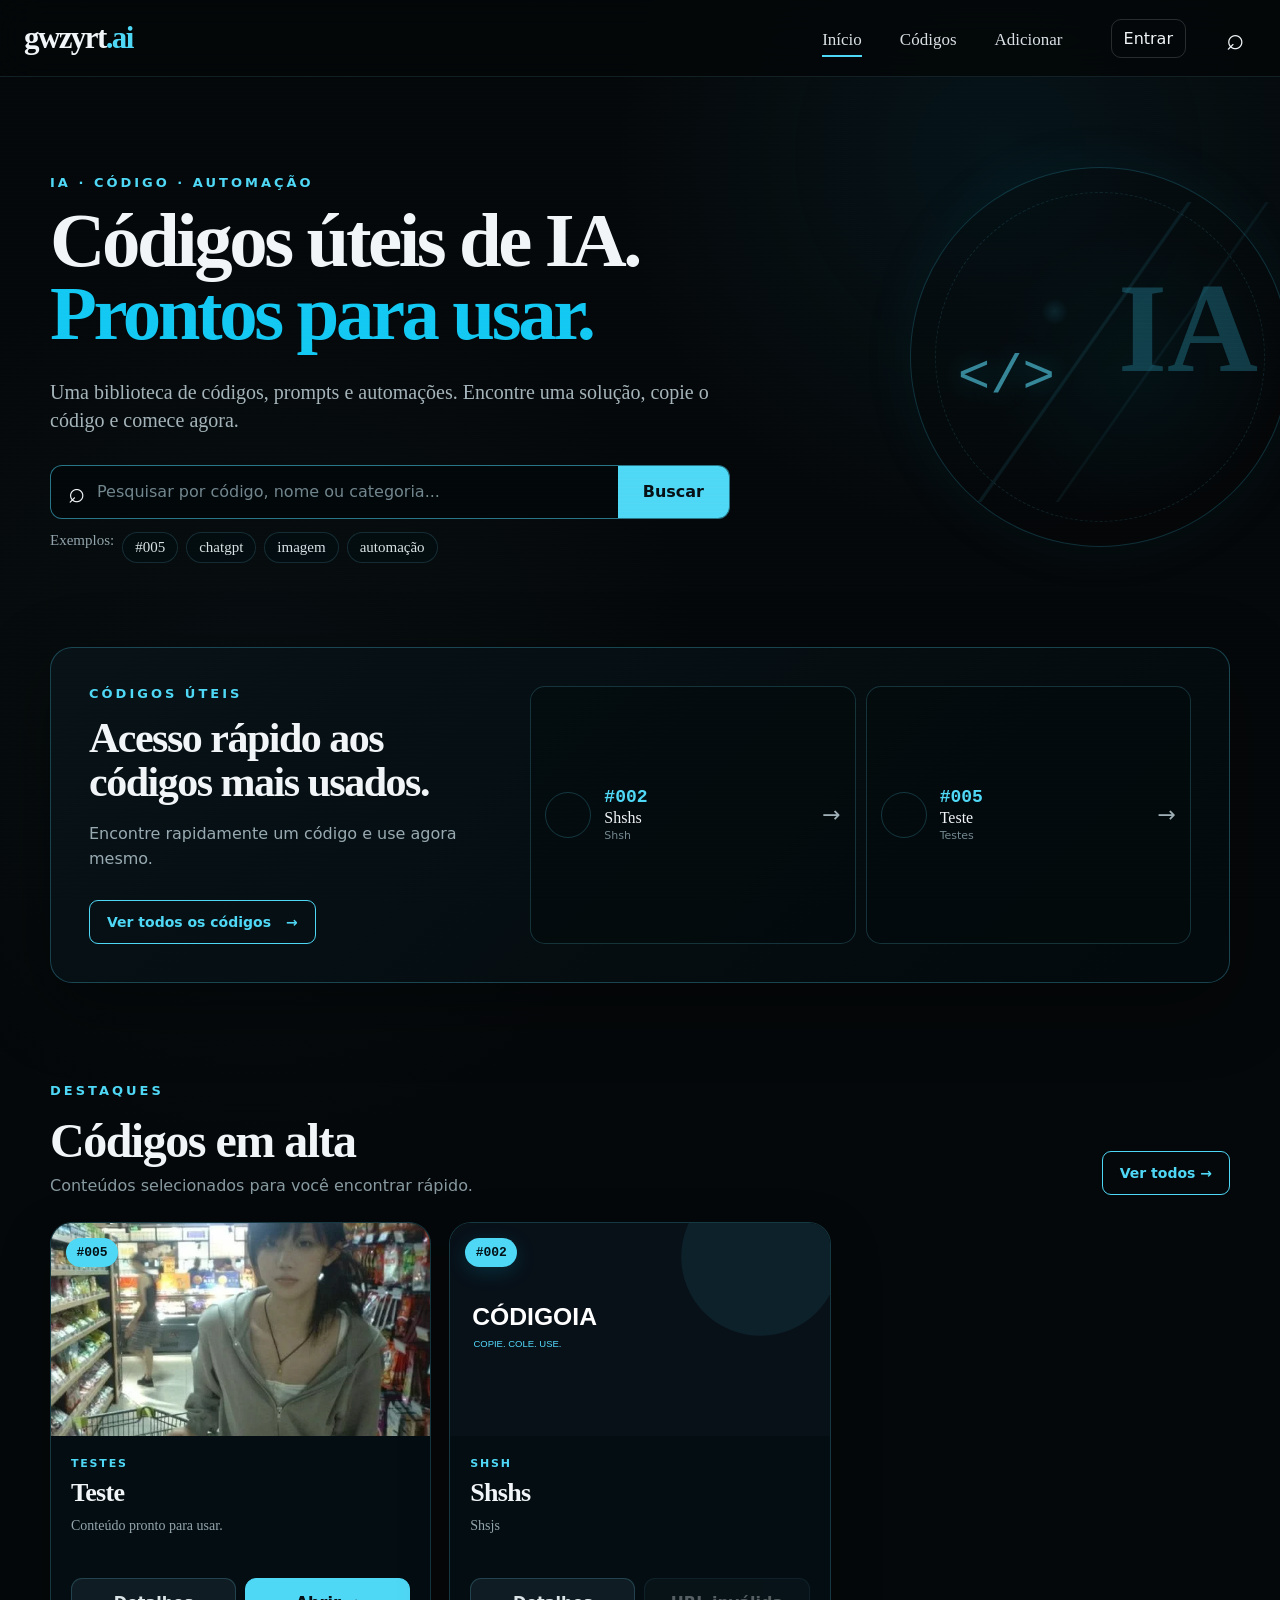
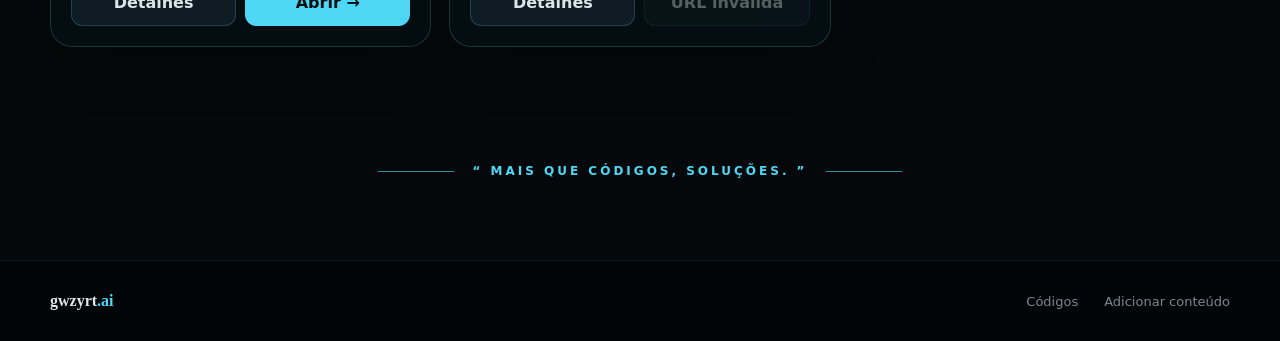
<file: index.html>
<!doctype html>
<html lang="pt-BR">
<head>
<meta charset="utf-8"><meta name="viewport" content="width=device-width, initial-scale=1"><meta name="theme-color" content="#05080a"><meta name="description" content="gwzyrt.ai — códigos, prompts e automações prontas para usar."><title>gwzyrt.ai — Códigos úteis de IA</title><link rel="stylesheet" href="style.css?v=20260930">
</head>
<body data-page="home">
<div class="site-noise"></div>
<header class="site-header"><div class="header-inner"><a class="brand" href="index.html">gwzyrt<span>.ai</span></a><button class="menu-toggle" id="menuToggle" type="button" aria-label="Abrir menu" aria-expanded="false" aria-controls="mainNav">☰</button><nav class="main-nav" id="mainNav"><a class="active" href="index.html">Início</a><a href="catalog.html">Códigos</a><a href="admin.html">Adicionar</a></nav><a class="header-search" href="catalog.html" aria-label="Pesquisar">⌕</a></div></header>
<main>
<section class="hero container"><div class="hero-copy"><p class="eyebrow">IA · CÓDIGO · AUTOMAÇÃO</p><h1>Códigos úteis de IA.<br><span>Prontos para usar.</span></h1><p class="hero-text">Uma biblioteca de códigos, prompts e automações. Encontre uma solução, copie o código e comece agora.</p><form class="search-box" id="homeSearch"><span class="search-icon">⌕</span><input id="homeSearchInput" type="search" placeholder="Pesquisar por código, nome ou categoria..." autocomplete="off"><button>Buscar</button></form><div class="search-examples"><span>Exemplos:</span><button type="button" data-search="#005">#005</button><button type="button" data-search="chatgpt">chatgpt</button><button type="button" data-search="imagem">imagem</button><button type="button" data-search="automação">automação</button></div></div><div class="hero-art" aria-hidden="true"><div class="hero-circle"></div><div class="hero-lines"></div><span class="hero-code">&lt;/&gt;</span><span class="hero-ia">IA</span></div></section>
<section class="quick-section container"><div class="quick-intro"><p class="eyebrow">CÓDIGOS ÚTEIS</p><h2>Acesso rápido aos<br>códigos mais usados.</h2><p>Encontre rapidamente um código e use agora mesmo.</p><a class="outline-btn" href="catalog.html">Ver todos os códigos <span>→</span></a></div><div class="quick-grid" id="quickCodes"><div class="loading-box">Carregando códigos...</div></div></section>
<section class="featured-section container"><div class="section-heading"><div><p class="eyebrow">DESTAQUES</p><h2>Códigos em alta</h2><p>Conteúdos selecionados para você encontrar rápido.</p></div><a class="section-link" href="catalog.html">Ver todos →</a></div><div class="card-grid featured-grid" id="featured"><div class="loading-box">Carregando...</div></div></section>
<section class="closing container"><span></span><p>“ MAIS QUE CÓDIGOS, SOLUÇÕES. ”</p><span></span></section>
</main><footer class="site-footer"><div class="container footer-inner"><span>gwzyrt<span>.ai</span></span><a href="catalog.html">Códigos</a><a href="admin.html">Adicionar conteúdo</a></div></footer><script src="app.js?v=20260930"></script>
</body></html>
</file>
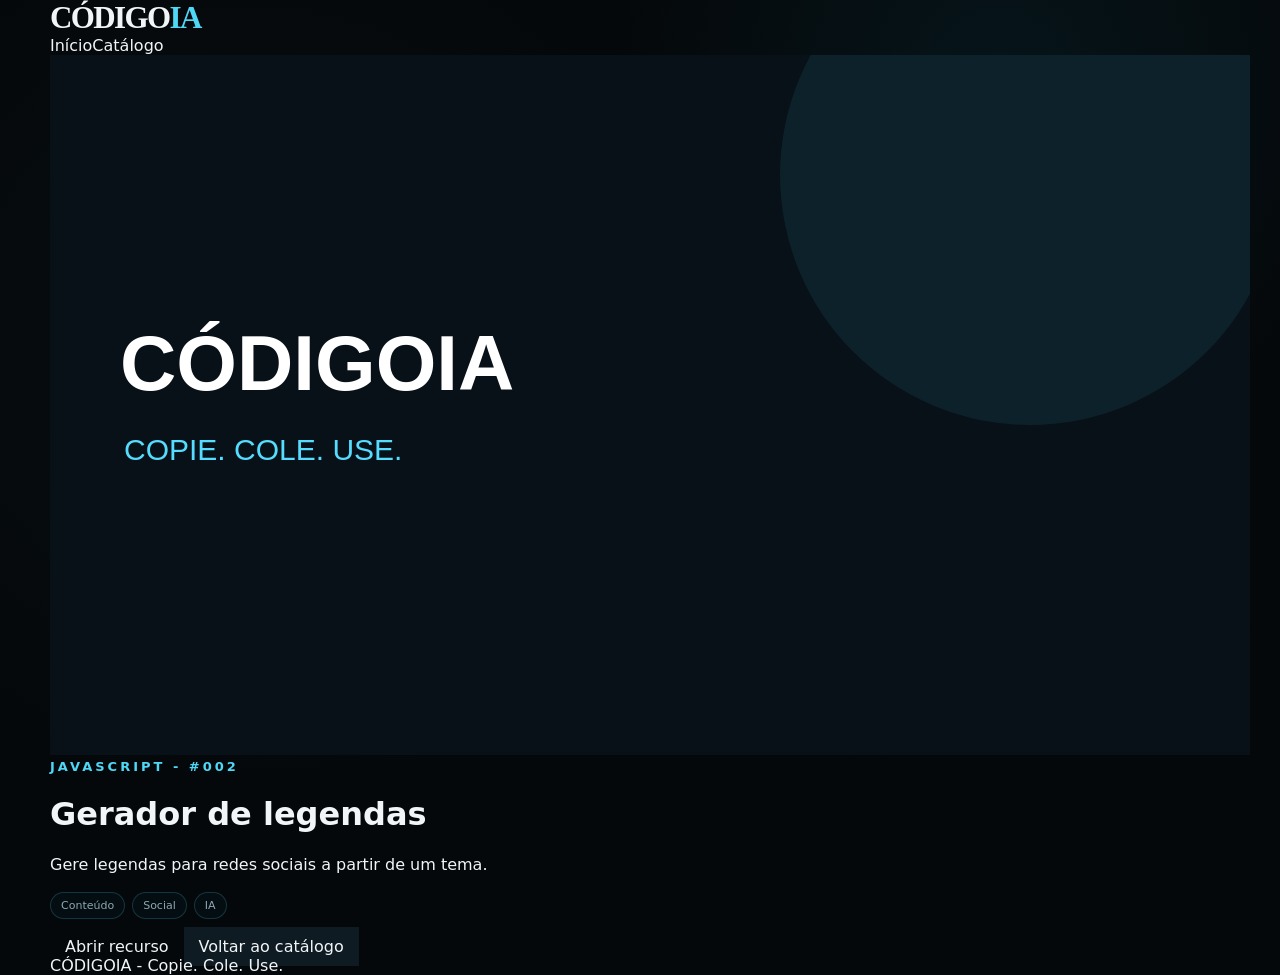
<file: codigo/gerador-de-legendas/index.html>
<!doctype html>
<html lang="pt-BR"><head>
<meta charset="utf-8"><meta name="viewport" content="width=device-width,initial-scale=1">
<title>Gerador de legendas - CodigoIA</title><meta name="description" content="Gere legendas para redes sociais a partir de um tema.">
<link rel="canonical" href="codigo/gerador-de-legendas/">
<meta property="og:type" content="article"><meta property="og:title" content="Gerador de legendas"><meta property="og:description" content="Gere legendas para redes sociais a partir de um tema."><meta property="og:image" content="../../assets/default.svg">
<meta name="twitter:card" content="summary_large_image">
<link rel="stylesheet" href="../../style.css"><link rel="manifest" href="../../site.webmanifest">
<script type="application/ld+json">{"@context": "https://schema.org", "@type": "SoftwareApplication", "name": "Gerador de legendas", "description": "Gere legendas para redes sociais a partir de um tema.", "url": ""}</script>
</head><body><header class="nav"><div class="container navin"><a class="brand" href="../../index.html">CÓDIGO<span>IA</span></a><nav class="links"><a href="../../index.html">Início</a><a href="../../catalog.html">Catálogo</a></nav></div></header>
<main class="detail container"><div class="detailgrid"><div><img class="cover" src="../../assets/default.svg" alt="Gerador de legendas"></div><div><div class="eyebrow">JavaScript - #002</div><h1>Gerador de legendas</h1><p>Gere legendas para redes sociais a partir de um tema.</p><div class="tags"><span class="tag">Conteúdo</span><span class="tag">Social</span><span class="tag">IA</span></div><div class="tools"><a class="btn" href="../../go/002/">Abrir recurso</a><a class="btn secondary" href="../../catalog.html">Voltar ao catálogo</a></div></div></div></main>
<footer><div class="container">CÓDIGOIA - Copie. Cole. Use.</div></footer></body></html>
</file>
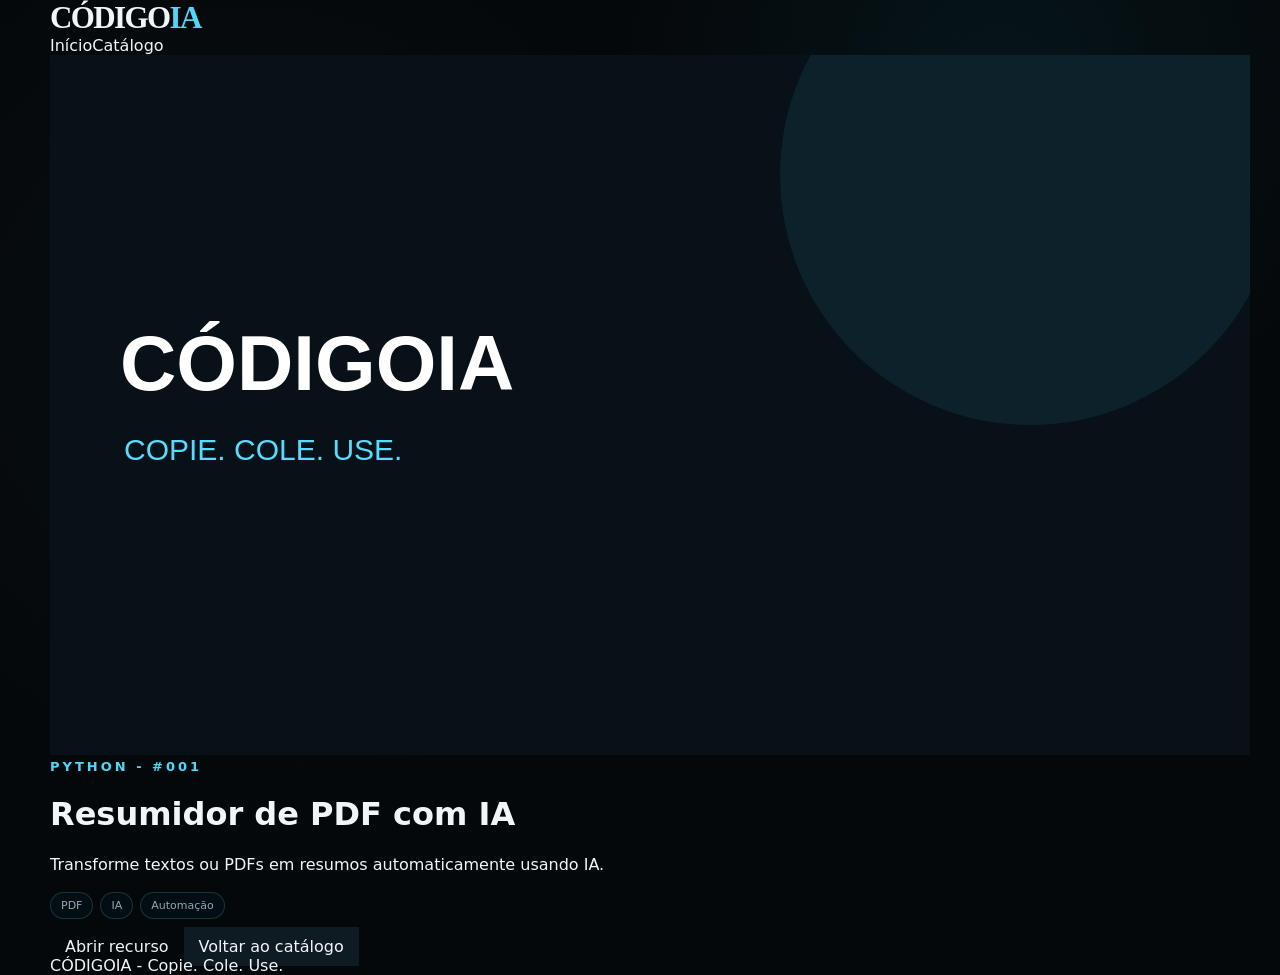
<file: codigo/resumidor-de-pdf-com-ia/index.html>
<!doctype html>
<html lang="pt-BR"><head>
<meta charset="utf-8"><meta name="viewport" content="width=device-width,initial-scale=1">
<title>Resumidor de PDF com IA - CodigoIA</title><meta name="description" content="Transforme textos ou PDFs em resumos automaticamente usando IA.">
<link rel="canonical" href="codigo/resumidor-de-pdf-com-ia/">
<meta property="og:type" content="article"><meta property="og:title" content="Resumidor de PDF com IA"><meta property="og:description" content="Transforme textos ou PDFs em resumos automaticamente usando IA."><meta property="og:image" content="../../assets/default.svg">
<meta name="twitter:card" content="summary_large_image">
<link rel="stylesheet" href="../../style.css"><link rel="manifest" href="../../site.webmanifest">
<script type="application/ld+json">{"@context": "https://schema.org", "@type": "SoftwareApplication", "name": "Resumidor de PDF com IA", "description": "Transforme textos ou PDFs em resumos automaticamente usando IA.", "url": ""}</script>
</head><body><header class="nav"><div class="container navin"><a class="brand" href="../../index.html">CÓDIGO<span>IA</span></a><nav class="links"><a href="../../index.html">Início</a><a href="../../catalog.html">Catálogo</a></nav></div></header>
<main class="detail container"><div class="detailgrid"><div><img class="cover" src="../../assets/default.svg" alt="Resumidor de PDF com IA"></div><div><div class="eyebrow">Python - #001</div><h1>Resumidor de PDF com IA</h1><p>Transforme textos ou PDFs em resumos automaticamente usando IA.</p><div class="tags"><span class="tag">PDF</span><span class="tag">IA</span><span class="tag">Automação</span></div><div class="tools"><a class="btn" href="../../go/001/">Abrir recurso</a><a class="btn secondary" href="../../catalog.html">Voltar ao catálogo</a></div></div></div></main>
<footer><div class="container">CÓDIGOIA - Copie. Cole. Use.</div></footer></body></html>
</file>
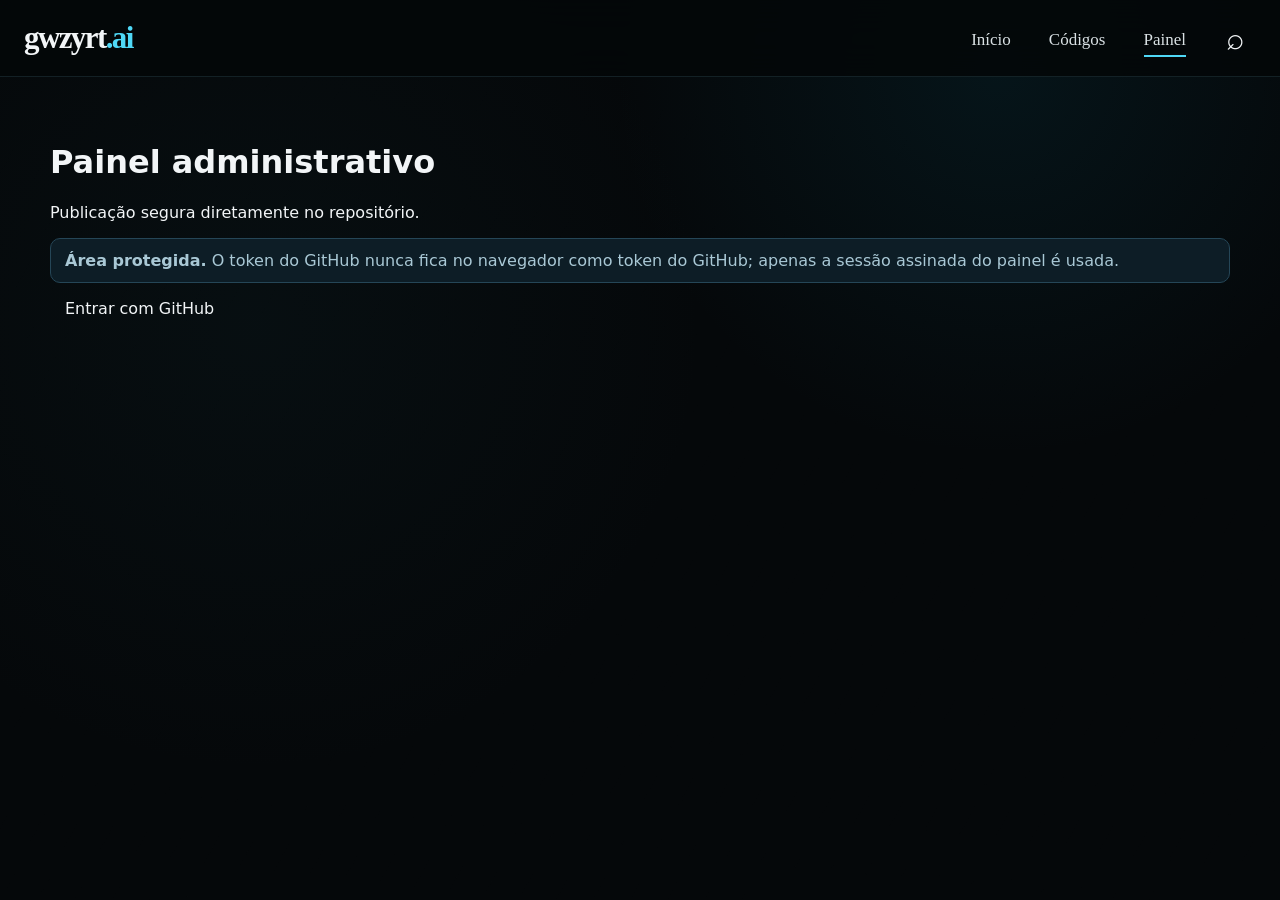
<file: admin.html>
<!doctype html>
<html lang="pt-BR">
<head>
<meta charset="utf-8">
<meta name="viewport" content="width=device-width,initial-scale=1">
<title>Painel — gwzyrt.ai</title>
<link rel="stylesheet" href="style.css">
</head>
<body>
<header class="site-header"><div class="header-inner"><a class="brand" href="index.html">gwzyrt<span>.ai</span></a><button class="menu-toggle" id="menuToggle" type="button" aria-label="Abrir menu" aria-expanded="false" aria-controls="mainNav">☰</button><nav class="main-nav" id="mainNav"><a href="index.html">Início</a><a href="catalog.html">Códigos</a><a class="active" href="admin.html">Painel</a></nav><a class="header-search" href="catalog.html">⌕</a></div></header>
<main class="admin container">
<div id="auth"><div class="sectionhead"><div><h1>Painel administrativo</h1><p>Publicação segura diretamente no repositório.</p></div></div><div class="notice"><strong>Área protegida.</strong> O token do GitHub nunca fica no navegador como token do GitHub; apenas a sessão assinada do painel é usada.</div><a class="btn" href="https://codigoia-api.maru62638.workers.dev/auth/login" id="login">Entrar com GitHub</a></div>
<div id="panel" hidden>
<div class="sectionhead admin-heading"><div><h1>Conteúdo</h1><p id="who"></p></div><div class="adminnav"><button class="btn secondary" id="new" type="button">Novo conteúdo</button><button class="btn secondary" id="logout" type="button">Sair</button></div></div>
<form class="form" id="form">
<input type="hidden" id="originalId">
<div class="field"><label>ID</label><input id="id" readonly placeholder="Automático"></div>
<div class="field"><label>Slug</label><input id="slug" placeholder="gerado automaticamente"></div>
<div class="field"><label>Título *</label><input id="title" required></div>
<div class="field"><label>Categoria *</label><input id="category" required></div>
<div class="field"><label>Tags</label><input id="tags" placeholder="IA, automação, código"></div>
<div class="field"><label>URL do recurso *</label><input id="url" type="url" inputmode="url" placeholder="https://exemplo.com/recurso" required><small class="field-help">Use um endereço completo começando com http:// ou https://.</small></div>
<div class="field full"><label>Descrição</label><textarea id="description"></textarea></div>
<div class="field"><label>Tipo</label><select id="type"><option>code</option><option>prompt</option><option>tool</option><option>automation</option><option>template</option><option>product</option></select></div>
<div class="field"><label>Status</label><select id="status"><option>draft</option><option>published</option><option>archived</option></select></div>
<div class="field"><label>Acesso</label><select id="access"><option>free</option><option>premium</option></select></div>
<div class="field"><label>Tipo de link</label><select id="linkType"><option>normal</option><option>affiliate</option><option>sponsored</option></select></div>
<div class="field"><label>Parceiro</label><input id="partner"></div>
<div class="field"><label>Campanha</label><input id="campaign"></div>
<div class="field full"><label>Código</label><textarea id="code" placeholder="Cole o código aqui, se houver."></textarea></div>
<div class="field full"><label>Prompt</label><textarea id="prompt" placeholder="Prompt reutilizável, se houver."></textarea></div>
<div class="field full"><label>Imagem de capa</label><div class="dropzone"><input id="imageFile" type="file" accept="image/png,image/jpeg,image/webp"><span class="muted">A imagem será redimensionada no navegador antes do envio.</span><img id="preview" class="preview" src="assets/default.svg" alt=""></div><input id="image" placeholder="ou URL de imagem"></div>
<div class="field"><label>Data de publicação</label><input id="publishedAt" type="date"></div>
<div class="field checkfield"><label><input id="featured" type="checkbox"> Destaque</label></div>
<div class="field full"><div class="tools admin-actions"><button class="btn secondary" type="button" id="generate">Gerar com IA</button><button class="btn secondary" type="button" id="post">Gerar post</button><button class="btn" type="button" id="publish">PUBLICAR</button><button class="btn danger" type="button" id="delete">Desativar</button></div></div>
</form>
<section class="section"><div class="sectionhead"><div><h2>Biblioteca</h2><p>Edite ou desative conteúdos publicados.</p></div></div><div class="tablewrap"><table class="admin-table"><thead><tr><th>ID</th><th>Título</th><th>Categoria</th><th>Status</th><th>Ações</th></tr></thead><tbody id="rows"></tbody></table></div><div id="mobileLibrary" class="mobile-library"></div></section>
<section class="section"><div class="sectionhead"><div><h2>Post gerado</h2><p>Revise antes de publicar em uma rede social.</p></div></div><textarea id="social" class="socialbox"></textarea></section>
</div></main><div id="toast" class="toast" hidden></div>
<script src="admin-config.js"></script>
<script>
const API=(window.CODIGOIA_API_URL||'https://codigoia-api.maru62638.workers.dev').replace(/\/$/,'');
const ADMIN_TOKEN_KEY='gwzyrt_admin_session';
const $=s=>document.querySelector(s);let items=[];
function readAdminToken(){return localStorage.getItem(ADMIN_TOKEN_KEY)||''}
function saveAdminToken(v){if(v)localStorage.setItem(ADMIN_TOKEN_KEY,v)}
function clearAdminToken(){localStorage.removeItem(ADMIN_TOKEN_KEY)}
function consumeHashToken(){
 const h=location.hash.replace(/^#/,'');
 if(!h)return;
 const p=new URLSearchParams(h),token=p.get('admin_token');
 if(token)saveAdminToken(token);
 history.replaceState(null,document.title,location.pathname+location.search);
}
consumeHashToken();
function esc(s=''){return String(s).replace(/[&<>"']/g,m=>({'&':'&amp;','<':'&lt;','>':'&gt;','"':'&quot;',"'":'&#39;'}[m])}
function toast(msg,ok=true){const t=$('#toast');t.textContent=msg;t.hidden=false;t.className='toast '+(ok?'success':'');clearTimeout(window.__toastTimer);window.__toastTimer=setTimeout(()=>t.hidden=true,3500)}
async function api(path,opt={}){
 const headers={'Content-Type':'application/json',...(opt.headers||{})},token=readAdminToken();
 if(token)headers.Authorization='Bearer '+token;
 const r=await fetch(API+path,{credentials:'include',...opt,headers});
 let d={};try{d=await r.json()}catch{}
 if(!r.ok)throw new Error(d.error||`Erro ${r.status}`);
 return d;
}
function validResourceUrl(v=''){try{const u=new URL(v.trim());return u.protocol==='http:'||u.protocol==='https:'}catch{return false}}
function slugify(s){return s.normalize('NFD').replace(/[\u0300-\u036f]/g,'').toLowerCase().trim().replace(/[^a-z0-9]+/g,'-').replace(/^-+|-+$/g,'').slice(0,80)}
function clearForm(){['originalId','id','slug','title','category','tags','url','description','code','prompt','image','partner','campaign'].forEach(x=>$('#'+x).value='');$('#status').value='draft';$('#access').value='free';$('#linkType').value='normal';$('#featured').checked=false;$('#preview').src='assets/default.svg';$('#publishedAt').value=new Date().toISOString().slice(0,10);$('#social').value=''}
function fill(c){$('#originalId').value=c.id;$('#id').value=c.id;$('#slug').value=c.slug||slugify(c.title);$('#title').value=c.title||'';$('#category').value=c.category||'';$('#tags').value=(c.tags||[]).join(', ');$('#url').value=c.url||'';$('#description').value=c.description||'';$('#type').value=c.type||'code';$('#status').value=c.status||'draft';$('#access').value=c.access||'free';$('#linkType').value=c.linkType||'normal';$('#partner').value=c.partner||'';$('#campaign').value=c.campaign||'';$('#code').value=c.code||'';$('#prompt').value=c.prompt||'';$('#image').value=c.image||'';$('#preview').src=c.image||'assets/default.svg';$('#publishedAt').value=c.publishedAt||'';$('#featured').checked=!!c.featured;window.scrollTo({top:0,behavior:'smooth'})}
function payload(){return{id:$('#id').value||undefined,originalId:$('#originalId').value||undefined,title:$('#title').value.trim(),slug:$('#slug').value.trim()||slugify($('#title').value),category:$('#category').value.trim(),tags:$('#tags').value.split(',').map(x=>x.trim()).filter(Boolean),url:$('#url').value.trim(),description:$('#description').value.trim(),type:$('#type').value,status:$('#status').value,access:$('#access').value,linkType:$('#linkType').value,partner:$('#partner').value.trim(),campaign:$('#campaign').value.trim(),code:$('#code').value,prompt:$('#prompt').value,image:$('#image').value||'assets/default.svg',publishedAt:$('#publishedAt').value,featured:$('#featured').checked}}
function render(){const rows=$('#rows');rows.innerHTML=items.map(c=>`<tr><td>#${esc(c.id)}</td><td>${esc(c.title)}</td><td>${esc(c.category||'')}</td><td><span class="status">${esc(c.status||'draft')}</span></td><td><div class="row-actions"><button class="btn secondary" type="button" data-edit="${esc(c.id)}">Editar</button><button class="btn danger" type="button" data-archive="${esc(c.id)}">Desativar</button></div></td></tr>`).join('');const mobile=$('#mobileLibrary');mobile.innerHTML=items.map(c=>`<article class="library-card"><div class="library-top"><div><div class="eyebrow">#${esc(c.id)}</div><h3>${esc(c.title)}</h3></div><span class="status">${esc(c.status||'draft')}</span></div><p class="library-category">${esc(c.category||'Sem categoria')}</p><div class="library-actions"><button class="btn secondary" type="button" data-edit="${esc(c.id)}">Editar</button><button class="btn danger" type="button" data-archive="${esc(c.id)}">Desativar</button></div></article>`).join('');document.querySelectorAll('[data-edit]').forEach(b=>b.onclick=()=>{const c=items.find(x=>x.id===b.dataset.edit);if(c)fill(c)});document.querySelectorAll('[data-archive]').forEach(b=>b.onclick=()=>archiveItem(b.dataset.archive))}
async function archiveItem(id){if(!id){toast('Selecione um conteúdo primeiro.',false);return}const c=items.find(x=>x.id===id);if(!c)return;if(!confirm(`Desativar "${c.title}"?`))return;try{toast('Desativando...');const d=await api('/api/content/archive',{method:'POST',body:JSON.stringify({id})});items=d.items;render();clearForm();toast('Conteúdo desativado.')}catch(e){toast(e.message,false)}}
async function boot(){try{const s=await api('/api/session');if(!s.authenticated){clearAdminToken();$('#login').href=API+'/auth/login';return}$('#auth').hidden=true;$('#panel').hidden=false;$('#who').textContent='Administrador: @'+s.user.login;items=(await api('/api/content')).items;render();clearForm()}catch(e){toast(e.message,false)}}
$('#new').onclick=clearForm;
$('#logout').onclick=async()=>{try{await api('/api/logout',{method:'POST'})}catch{}clearAdminToken();location.reload()};
$('#title').oninput=e=>{if(!$('#originalId').value)$('#slug').value=slugify(e.target.value)};
$('#url').oninput=()=>{const input=$('#url');if(!input.value){input.classList.remove('invalid-field');return}input.classList.toggle('invalid-field',!validResourceUrl(input.value))};
$('#imageFile').onchange=async e=>{const f=e.target.files[0];if(!f)return;const img=new Image();img.onload=()=>{const max=1600,scale=Math.min(1,max/img.width),c=document.createElement('canvas');c.width=Math.round(img.width*scale);c.height=Math.round(img.height*scale);c.getContext('2d').drawImage(img,0,0,c.width,c.height);$('#preview').src=c.toDataURL('image/webp',.82);URL.revokeObjectURL(img.src)};img.src=URL.createObjectURL(f)};
$('#image').oninput=e=>{if(e.target.value)$('#preview').src=e.target.value};
$('#generate').onclick=async()=>{try{toast('Gerando...');const d=await api('/api/generate',{method:'POST',body:JSON.stringify({kind:'content',content:payload()})});if(d.content){$('#description').value=d.content.description||$('#description').value;$('#tags').value=(d.content.tags||[]).join(', ');$('#slug').value=d.content.slug||$('#slug').value}toast('Sugestões geradas. Revise antes de publicar.')}catch(e){toast(e.message,false)}};
$('#post').onclick=async()=>{try{toast('Gerando post...');const d=await api('/api/generate',{method:'POST',body:JSON.stringify({kind:'social',content:payload()})});$('#social').value=d.text||'';toast('Post gerado. Revise antes de publicar.')}catch(e){toast(e.message,false)}};
$('#publish').onclick=async()=>{const title=$('#title').value.trim(),category=$('#category').value.trim(),url=$('#url').value.trim();if(!title||!category||!url){toast('Preencha título, categoria e URL.',false);return}if(!validResourceUrl(url)){toast('URL inválida. Use https:// ou http://.',false);$('#url').focus();return}if(!confirm('Publicar este conteúdo no GitHub?'))return;try{toast('Publicando...');const p=payload();p.status='published';if($('#preview').src.startsWith('data:'))p.imageData=$('#preview').src;const d=await api('/api/content/save',{method:'POST',body:JSON.stringify(p)});items=d.items;render();fill(items.find(x=>x.id===d.item.id));toast('Publicado. O site será atualizado.')}catch(e){toast(e.message,false)}};
$('#delete').onclick=async()=>archiveItem($('#originalId').value);
const menuToggle=document.querySelector('#menuToggle'),mainNav=document.querySelector('#mainNav');if(menuToggle&&mainNav){const closeMenu=()=>{mainNav.classList.remove('open');menuToggle.setAttribute('aria-expanded','false');menuToggle.setAttribute('aria-label','Abrir menu')};menuToggle.onclick=()=>{const open=mainNav.classList.toggle('open');menuToggle.setAttribute('aria-expanded',String(open));menuToggle.setAttribute('aria-label',open?'Fechar menu':'Abrir menu')};mainNav.querySelectorAll('a').forEach(a=>a.addEventListener('click',closeMenu));document.addEventListener('click',e=>{if(!mainNav.contains(e.target)&&!menuToggle.contains(e.target))closeMenu()})}
boot();
</script>
</body>
</html>
</file>
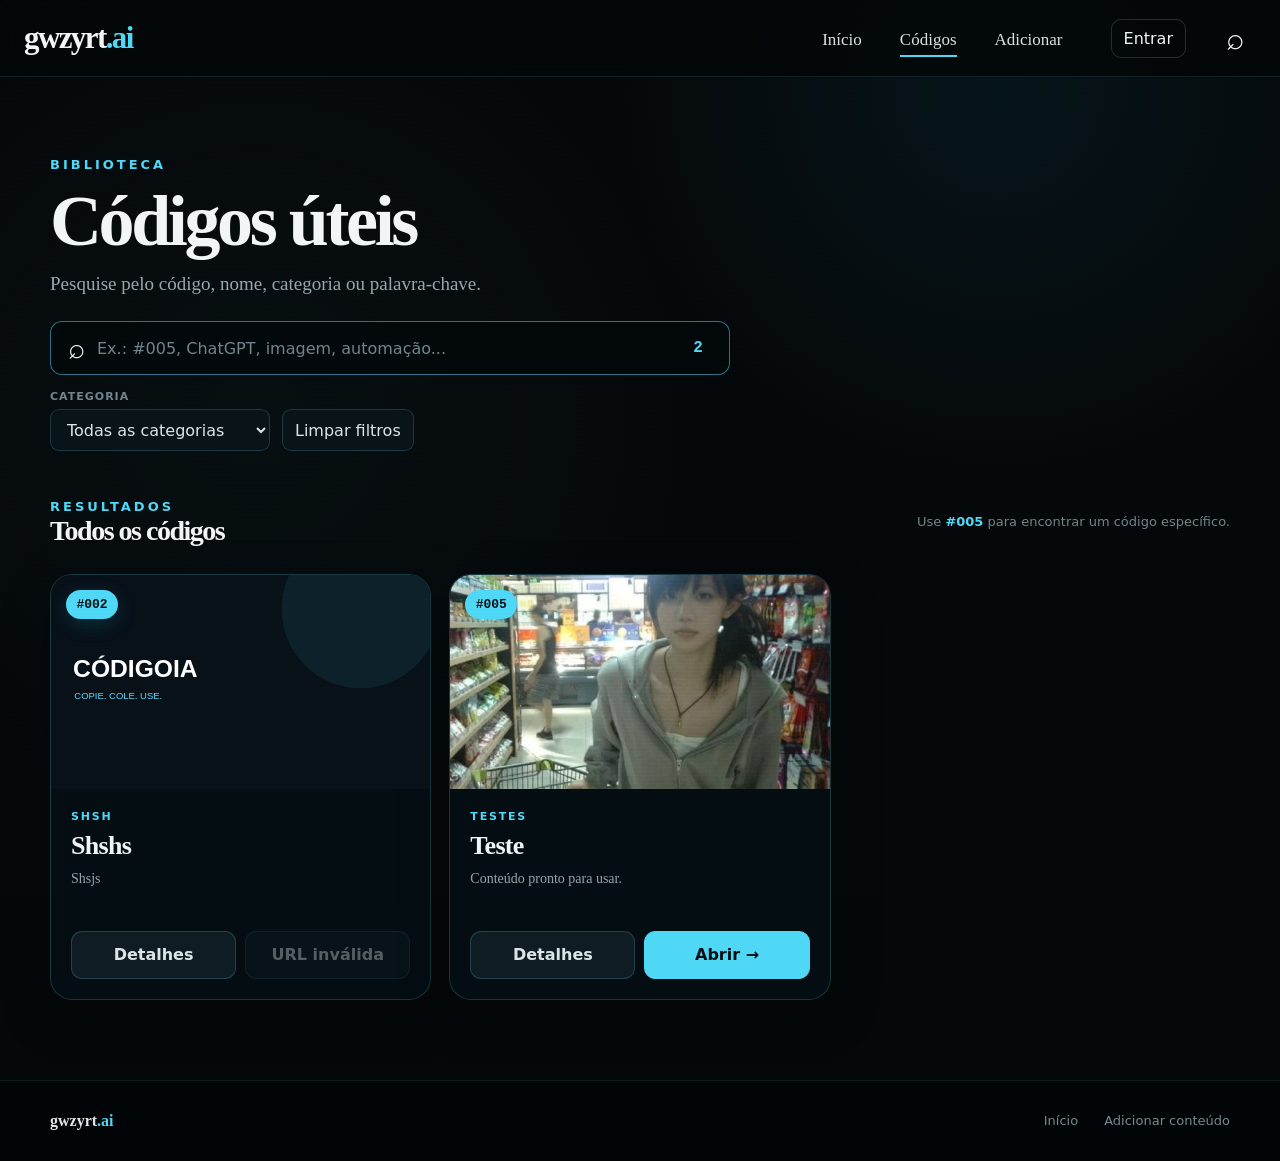
<file: catalog.html>
<!doctype html><html lang="pt-BR"><head><meta charset="utf-8"><meta name="viewport" content="width=device-width, initial-scale=1"><meta name="theme-color" content="#05080a"><title>Códigos — gwzyrt.ai</title><link rel="stylesheet" href="style.css?v=20260930"></head><body data-page="catalog"><div class="site-noise"></div><header class="site-header"><div class="header-inner"><a class="brand" href="index.html">gwzyrt<span>.ai</span></a><button class="menu-toggle" id="menuToggle" type="button" aria-label="Abrir menu" aria-expanded="false" aria-controls="mainNav">☰</button><nav class="main-nav" id="mainNav"><a href="index.html">Início</a><a class="active" href="catalog.html">Códigos</a><a href="admin.html">Adicionar</a></nav><a class="header-search" href="#search">⌕</a></div></header><main><section class="catalog-head container"><p class="eyebrow">BIBLIOTECA</p><h1>Códigos úteis</h1><p>Pesquise pelo código, nome, categoria ou palavra-chave.</p><div class="catalog-search" id="search"><span class="search-icon">⌕</span><input id="q" type="search" placeholder="Ex.: #005, ChatGPT, imagem, automação..." autocomplete="off"><span class="result-count" id="resultCount">0</span></div><div class="filter-row"><label><span>Categoria</span><select id="cat"><option value="">Todas as categorias</option></select></label><button class="clear-filter" id="clearFilters" type="button">Limpar filtros</button></div></section><section class="container catalog-section"><div class="catalog-meta"><div><span class="eyebrow">RESULTADOS</span><h2 id="catalogTitle">Todos os códigos</h2></div><span class="catalog-hint">Use <strong>#005</strong> para encontrar um código específico.</span></div><div class="card-grid catalog-grid" id="catalog"><div class="loading-box">Carregando códigos...</div></div></section></main><footer class="site-footer"><div class="container footer-inner"><span>gwzyrt<span>.ai</span></span><a href="index.html">Início</a><a href="admin.html">Adicionar conteúdo</a></div></footer><script src="app.js?v=20260930"></script></body></html>
</file>
<file: style.css>
:root{--bg:#05080a;--panel:rgba(7,18,23,.93);--line:rgba(74,207,239,.25);--cyan:#4fd8f6;--cyan2:#13c8f2;--white:#f2f5f7;--muted:#93a6ae;--max:1180px;--shadow:0 22px 70px rgba(0,0,0,.42)}*{box-sizing:border-box}html{scroll-behavior:smooth}body{margin:0;min-height:100vh;color:var(--white);background:radial-gradient(circle at 78% 8%,rgba(10,105,130,.13),transparent 24rem),radial-gradient(circle at 20% 36%,rgba(26,73,82,.1),transparent 28rem),#05080a;font-family:Inter,ui-sans-serif,system-ui,-apple-system,"Segoe UI",sans-serif;overflow-x:hidden}body:before{content:"";position:fixed;inset:0;pointer-events:none;opacity:.28;background:repeating-linear-gradient(117deg,transparent 0 12px,rgba(255,255,255,.018) 13px,transparent 15px 33px),repeating-linear-gradient(7deg,transparent 0 25px,rgba(255,255,255,.012) 26px,transparent 28px 52px);z-index:-2}.site-noise{position:fixed;inset:0;pointer-events:none;z-index:20;opacity:.05;background:repeating-linear-gradient(0deg,rgba(255,255,255,.5) 0 1px,transparent 1px 4px);mix-blend-mode:overlay}.container{width:min(calc(100% - 48px),var(--max));margin-inline:auto}a{color:inherit;text-decoration:none}button,input,select{font:inherit}.site-header{position:sticky;top:0;z-index:50;background:rgba(4,7,9,.88);border-bottom:1px solid rgba(115,190,210,.14);backdrop-filter:blur(18px)}.header-inner{width:min(calc(100% - 48px),1320px);min-height:76px;margin:auto;display:flex;align-items:center;gap:28px}.brand{font-family:Georgia,"Times New Roman",serif;font-size:31px;font-weight:800;letter-spacing:-1.6px;white-space:nowrap}.brand span,.footer-inner>span span{color:var(--cyan)}.main-nav{display:flex;gap:38px;margin-left:auto}.main-nav a{position:relative;color:#d9e1e4;font-family:Georgia,serif;font-size:17px;padding:27px 0 24px}.main-nav a:after{content:"";position:absolute;left:0;right:0;bottom:17px;height:2px;background:var(--cyan);transform:scaleX(0);transition:.2s}.main-nav a:hover:after,.main-nav a.active:after{transform:scaleX(1)}.header-search{width:42px;height:42px;display:grid;place-items:center;color:var(--white);font-size:31px}.hero{position:relative;min-height:570px;display:flex;align-items:center;padding:90px 0 76px;isolation:isolate}.hero-copy{position:relative;z-index:2;width:min(720px,100%)}.eyebrow{margin:0 0 15px;color:var(--cyan);font-size:13px;font-weight:800;letter-spacing:3px;text-transform:uppercase}.hero h1,.catalog-head h1,.not-found h1{margin:0;font-family:Georgia,"Times New Roman",serif;font-size:clamp(52px,6vw,82px);line-height:.95;letter-spacing:-3.4px}.hero h1 span{color:var(--cyan2)}.hero-text{max-width:700px;margin:28px 0 30px;color:#a4b4ba;font-family:Georgia,serif;font-size:20px;line-height:1.38}.search-box,.catalog-search{width:min(680px,100%);min-height:54px;display:flex;align-items:center;border:1px solid rgba(74,207,239,.55);border-radius:12px;background:rgba(2,8,11,.8);overflow:hidden}.search-icon{padding-left:17px;font-size:29px}.search-box input,.catalog-search input{flex:1;min-width:0;border:0;outline:0;color:var(--white);background:transparent;padding:14px 12px}.search-box input::placeholder,.catalog-search input::placeholder{color:#71858d}.search-box button{align-self:stretch;border:0;padding:0 25px;color:#061015;background:var(--cyan);font-weight:800;cursor:pointer}.search-examples{display:flex;flex-wrap:wrap;gap:8px;margin-top:13px;color:#91a4ab;font:15px Georgia,serif}.search-examples button{border:1px solid rgba(102,191,215,.18);border-radius:999px;padding:6px 12px;color:#d8e2e5;background:rgba(4,13,17,.72);cursor:pointer}.hero-art{position:absolute;right:-90px;top:35px;width:570px;height:500px;pointer-events:none;z-index:1;opacity:.8}.hero-circle{position:absolute;right:30px;top:55px;width:380px;height:380px;border-radius:50%;border:1px solid rgba(62,208,240,.25);box-shadow:0 0 70px rgba(0,170,210,.08);background:radial-gradient(circle at 38% 38%,rgba(52,171,198,.18),transparent 4%),radial-gradient(circle at 60% 54%,rgba(13,85,104,.12),transparent 47%),rgba(2,7,9,.18)}.hero-circle:after{content:"";position:absolute;inset:24px;border-radius:50%;border:1px dashed rgba(92,213,236,.16)}.hero-lines{position:absolute;right:0;top:90px;width:100%;height:300px;background:linear-gradient(125deg,transparent 0 56%,rgba(66,202,231,.12) 56.2% 56.5%,transparent 56.7%),linear-gradient(125deg,transparent 0 66%,rgba(66,202,231,.08) 66.2% 66.4%,transparent 66.6%)}.hero-code{position:absolute;right:265px;top:235px;color:rgba(87,213,241,.75);font:54px monospace;text-shadow:0 0 25px rgba(47,202,236,.35)}.hero-ia{position:absolute;right:62px;top:145px;color:rgba(54,190,222,.34);font:800 126px Georgia,serif}.quick-section{display:grid;grid-template-columns:.9fr 1.5fr;gap:45px;padding:38px;border:1px solid rgba(70,193,220,.3);border-radius:22px;background:linear-gradient(135deg,rgba(8,19,24,.96),rgba(3,10,13,.94));box-shadow:var(--shadow)}.quick-intro h2,.section-heading h2,.catalog-meta h2,.about-box h2{margin:0;font-family:Georgia,"Times New Roman",serif;font-weight:800;letter-spacing:-1.5px}.quick-intro h2{font-size:clamp(30px,3.5vw,42px);line-height:1.05}.quick-intro>p:not(.eyebrow){max-width:370px;color:#98aab1;line-height:1.55;margin:18px 0 28px}.outline-btn,.section-link{display:inline-flex;align-items:center;gap:15px;border:1px solid var(--cyan);border-radius:9px;padding:13px 17px;color:var(--cyan);font-size:14px;font-weight:800}.outline-btn:hover,.section-link:hover{color:#071116;background:var(--cyan)}.quick-grid{display:grid;grid-template-columns:repeat(2,minmax(0,1fr));gap:10px}.quick-item{min-height:82px;display:flex;align-items:center;gap:13px;padding:12px 14px;border:1px solid rgba(87,195,218,.22);border-radius:15px;background:rgba(2,10,13,.6);transition:.2s}.quick-item:hover{border-color:rgba(74,207,239,.55);transform:translateY(-2px);background:rgba(8,25,31,.9)}.quick-icon{width:46px;height:46px;flex:0 0 46px;display:grid;place-items:center;border:1px solid rgba(83,212,239,.22);border-radius:50%;color:var(--cyan);font:17px monospace}.quick-text{min-width:0;display:grid;gap:2px}.quick-text strong{color:var(--cyan);font:900 18px monospace}.quick-text span{overflow:hidden;text-overflow:ellipsis;white-space:nowrap;font-family:Georgia,serif}.quick-text small{color:#73878f;font-size:11px}.quick-arrow{margin-left:auto;color:#9eafb5;font-size:22px}.featured-section{padding:100px 0 45px}.section-heading,.catalog-meta{display:flex;align-items:end;justify-content:space-between;gap:25px;margin-bottom:27px}.section-heading h2{font-size:clamp(35px,4vw,48px)}.section-heading>div>p:last-child{margin:8px 0 0;color:#879aa1}.card-grid{display:grid;grid-template-columns:repeat(3,minmax(0,1fr));gap:18px}.content-card{min-width:0;overflow:hidden;border:1px solid rgba(75,191,218,.24);border-radius:22px;background:rgba(5,15,19,.91);box-shadow:0 18px 50px rgba(0,0,0,.28);transition:.2s}.content-card:hover{transform:translateY(-5px);border-color:rgba(79,216,246,.55);box-shadow:0 25px 65px rgba(0,0,0,.42)}.card-image-wrap{position:relative;display:block;aspect-ratio:16/9;overflow:hidden;background:#091318}.card-image{width:100%;height:100%;display:block;object-fit:cover;transition:.35s}.content-card:hover .card-image{transform:scale(1.035)}.code-badge{position:absolute;left:15px;top:15px;display:inline-flex;min-width:52px;justify-content:center;padding:7px 10px;border-radius:999px;color:#031015;background:var(--cyan);font:900 13px monospace;box-shadow:0 5px 20px rgba(0,195,235,.18)}.card-body{padding:21px 20px 20px}.card-category,.detail-category span{color:var(--cyan);font-size:11px;font-weight:900;letter-spacing:1.8px;text-transform:uppercase}.card-body h3{margin:8px 0;font:800 26px Georgia,serif;letter-spacing:-.7px}.card-body p{min-height:43px;margin:0;color:#94a6ad;font:14px/1.4 Georgia,serif}.card-actions{display:grid;grid-template-columns:1fr 1fr;gap:9px;margin-top:19px}.action-btn{min-height:45px;display:inline-flex;align-items:center;justify-content:center;gap:8px;padding:9px 13px;border:1px solid rgba(97,184,207,.24);border-radius:11px;color:#dbe5e8;background:rgba(20,37,44,.78);font-weight:800;cursor:pointer;text-align:center}.action-btn:hover{border-color:rgba(74,207,239,.55)}.action-btn.primary{color:#061014;background:var(--cyan);border-color:var(--cyan)}.action-btn.disabled,.action-btn:disabled{opacity:.38;cursor:not-allowed}.secondary{background:rgba(17,31,38,.9)}.closing{display:flex;align-items:center;justify-content:center;gap:18px;padding:72px 0 82px}.closing span{width:76px;height:1px;background:var(--cyan);opacity:.65}.closing p{margin:0;color:var(--cyan);font-size:12px;font-weight:900;letter-spacing:3px}.site-footer{border-top:1px solid rgba(105,185,205,.12);background:rgba(2,5,7,.7)}.footer-inner{min-height:80px;display:flex;align-items:center;gap:26px;color:#778a91;font-size:13px}.footer-inner>span{margin-right:auto;color:#dfe6e8;font:800 16px Georgia,serif}.catalog-head{padding:80px 0 45px}.catalog-head h1{font-size:clamp(48px,6vw,72px)}.catalog-head>p:not(.eyebrow){margin:18px 0 26px;color:#95a8af;font:19px Georgia,serif}.catalog-search{max-width:820px}.result-count{min-width:38px;margin-right:12px;color:var(--cyan);font:900 16px monospace;text-align:center}.filter-row{display:flex;align-items:end;gap:12px;margin-top:15px}.filter-row label{display:grid;gap:6px}.filter-row label span{color:#71858d;font-size:11px;font-weight:800;letter-spacing:1px;text-transform:uppercase}.filter-row select,.clear-filter{height:42px;border:1px solid rgba(89,183,207,.23);border-radius:9px;padding:0 12px;color:#dbe6e9;background:#091419}.filter-row select{min-width:220px}.clear-filter{cursor:pointer}.catalog-section{padding-bottom:80px}.catalog-meta{align-items:center}.catalog-meta h2{font-size:28px}.catalog-hint{color:#71848b;font-size:13px}.catalog-hint strong{color:var(--cyan)}.empty-state,.loading-box{min-height:130px;display:flex;align-items:center;justify-content:center;flex-direction:column;gap:7px;grid-column:1/-1;border:1px dashed rgba(81,179,204,.2);border-radius:18px;color:#71868e;text-align:center;padding:25px}.empty-state strong{color:#dbe4e7}.item-page{padding:48px 0 90px}.back-link{display:inline-flex;margin-bottom:24px;color:#8fa4ab;font-size:14px}.back-link:hover{color:var(--cyan)}.detail-shell{display:grid;grid-template-columns:minmax(0,1.08fr) minmax(380px,.92fr);gap:54px;align-items:center;padding:25px 0 65px}.detail-image-frame{position:relative;min-height:480px;overflow:hidden;border:1px solid rgba(82,203,230,.28);border-radius:24px;background:#071014;box-shadow:var(--shadow)}.detail-image-frame img{width:100%;height:100%;min-height:480px;display:block;object-fit:cover}.detail-image-frame .code-badge{z-index:2;left:20px;top:20px}.detail-category{display:flex;align-items:center;gap:14px;margin-bottom:13px}.detail-category b{color:#dce7ea;font:1em monospace;letter-spacing:1px}.detail-info h1{margin:0;font:800 clamp(45px,5vw,72px)/.98 Georgia,serif;letter-spacing:-2.5px}.detail-description{max-width:620px;margin:23px 0;color:#9cafb6;font:20px/1.45 Georgia,serif}.tags{display:flex;flex-wrap:wrap;gap:7px;margin:18px 0}.tag{border:1px solid rgba(79,195,220,.22);border-radius:999px;padding:6px 10px;color:#8fa8b0;background:rgba(5,17,22,.75);font-size:11px}.code-callout{display:flex;align-items:center;justify-content:space-between;gap:18px;margin:26px 0 14px;padding:15px 16px;border:1px solid rgba(79,195,220,.25);border-radius:16px;background:rgba(9,26,32,.85)}.code-callout>div{display:flex;align-items:center;gap:16px}.code-callout span{max-width:100px;color:#83979f;font-size:11px;font-weight:800;line-height:1.2;text-transform:uppercase}.code-callout strong{color:var(--cyan);font:25px monospace}.copy-code{border:1px solid rgba(105,187,210,.25);border-radius:10px;padding:9px 13px;color:#dbe7e9;background:rgba(20,40,47,.8);font-weight:800;cursor:pointer}.detail-actions{display:flex;flex-wrap:wrap;gap:10px;margin-top:12px}.big-btn{min-height:52px;padding-inline:20px}.about-box{max-width:760px;margin-top:20px;padding:38px 45px;border:1px solid rgba(76,190,216,.22);border-radius:22px;background:linear-gradient(135deg,rgba(8,20,25,.94),rgba(4,12,16,.92))}.about-box h2{margin-top:4px;font-size:34px}.about-box p{margin:15px 0 0;color:#9aadb4;font:18px/1.5 Georgia,serif}.about-box strong{color:var(--cyan)}.not-found{min-height:62vh;display:flex;flex-direction:column;align-items:flex-start;justify-content:center;max-width:700px}.not-found p{color:#8da1a8;font:19px/1.5 Georgia,serif;margin:12px 0 25px}@media(max-width:1000px){.hero-art{right:-210px;opacity:.4}.quick-section{grid-template-columns:1fr}.detail-shell{grid-template-columns:1fr}.detail-image-frame,.detail-image-frame img{min-height:430px}}@media(max-width:760px){.container,.header-inner{width:min(calc(100% - 30px),var(--max))}.header-inner{min-height:66px;gap:10px}.brand{font-size:24px}.main-nav{gap:18px}.main-nav a{padding:23px 0 20px;font-size:14px}.header-search{display:none}.hero{min-height:auto;padding:58px 0 55px}.hero-art{display:none}.hero h1{font-size:clamp(44px,12vw,62px);letter-spacing:-2.5px}.hero-text{font-size:18px}.quick-section{padding:25px 18px;gap:28px}.quick-grid{grid-template-columns:1fr}.featured-section{padding-top:70px}.section-heading,.catalog-meta{align-items:flex-start;flex-direction:column}.card-grid,.catalog-grid{grid-template-columns:1fr}.catalog-head{padding:58px 0 35px}.catalog-head h1{font-size:52px}.filter-row{align-items:stretch;flex-direction:column}.filter-row select{width:100%}.clear-filter{width:fit-content}.detail-shell{gap:30px;padding-bottom:35px}.detail-image-frame,.detail-image-frame img{min-height:300px;max-height:440px}.detail-info h1{font-size:52px}.detail-description{font-size:18px}.code-callout{align-items:stretch;flex-direction:column}.code-callout>div{justify-content:space-between}.copy-code{width:100%}.detail-actions{display:grid;grid-template-columns:1fr}.about-box{padding:28px 23px}.closing{padding:55px 0 65px}.closing span{width:35px}.closing p{font-size:10px;letter-spacing:1.7px;text-align:center}.footer-inner{min-height:100px;flex-wrap:wrap;padding:20px 0}.footer-inner>span{width:100%}}@media(max-width:470px){.main-nav{gap:13px}.main-nav a{font-size:13px}.hero h1{font-size:43px}.search-box button{padding-inline:16px}.search-examples span{width:100%}.quick-item{min-height:75px}.quick-icon{width:40px;height:40px;flex-basis:40px}.card-body{padding:18px 16px 17px}.card-body h3{font-size:24px}.detail-info h1{font-size:44px}.detail-image-frame,.detail-image-frame img{min-height:245px}.code-callout>div{gap:8px}.code-callout strong{font-size:22px}}


/* ===== gwzyrt.ai admin ===== */
.admin{padding:45px 0 80px}
.admin-heading{align-items:center}

.form{
  display:grid;
  grid-template-columns:1fr 1fr;
  gap:14px;
}
.field{
  display:flex;
  flex-direction:column;
  gap:7px;
}
.field.full{grid-column:1/-1}
.field label{
  font-size:12px;
  color:#9fb3be;
  font-weight:700;
}
.field input,.field textarea,.field select{
  width:100%;
  background:#0c141b;
  color:#fff;
  border:1px solid var(--line);
  border-radius:10px;
  padding:11px 12px;
  outline:none;
}
.field input:focus,.field textarea:focus,.field select:focus{
  border-color:#35647a;
  box-shadow:0 0 0 3px rgba(85,220,255,.07);
}
.field textarea{
  min-height:110px;
  resize:vertical;
}
.field-help{
  color:#708894;
  font-size:11px;
}
.invalid-field{
  border-color:#a33a43!important;
  box-shadow:0 0 0 3px rgba(163,58,67,.08)!important;
}
.preview{
  width:min(420px,100%);
  max-height:260px;
  object-fit:cover;
  border-radius:14px;
  border:1px solid var(--line);
  margin-top:12px;
}
.notice{
  padding:12px 14px;
  border:1px solid #254657;
  background:#0d1d26;
  border-radius:10px;
  color:#a9c8d5;
  margin:16px 0;
}
.adminnav{
  display:flex;
  gap:8px;
  flex-wrap:wrap;
}
.admin-actions{margin-top:0}


.status{
  display:inline-flex;
  padding:5px 8px;
  border-radius:999px;
  font-size:10px;
  background:#13202a;
  color:#a8bbc6;
}
.tablewrap{
  overflow:auto;
  border:1px solid var(--line);
  border-radius:14px;
}
.admin-table{
  width:100%;
  border-collapse:collapse;
  min-width:700px;
}
.admin-table th,.admin-table td{
  padding:12px;
  text-align:left;
  border-bottom:1px solid var(--line);
  font-size:13px;
}
.admin-table th{color:#9fb3be}
.row-actions{display:flex;gap:7px;flex-wrap:wrap}

.mobile-library{display:none}
.library-card{
  background:linear-gradient(180deg,#101923,#0c131a);
  border:1px solid var(--line);
  border-radius:16px;
  padding:16px;
}
.library-top{
  display:flex;
  justify-content:space-between;
  gap:12px;
  align-items:flex-start;
}
.library-card h3{margin:5px 0 0;font-size:18px}
.library-category{
  color:var(--muted);
  margin:8px 0 15px;
  font-size:13px;
}
.library-actions{
  display:grid;
  grid-template-columns:1fr 1fr;
  gap:8px;
}
.library-actions .btn{width:100%}

.toast{
  position:fixed;
  right:18px;
  bottom:18px;
  max-width:min(360px,calc(100vw - 36px));
  padding:13px 16px;
  border-radius:12px;
  background:#10202a;
  border:1px solid #2a5263;
  box-shadow:0 12px 40px #0008;
  z-index:100;
}
.success{
  border-color:#2c6146!important;
  background:#0d2117!important;
}
.muted{color:var(--muted)}
.dropzone{
  border:1px dashed #315467;
  padding:18px;
  border-radius:12px;
  text-align:center;
}
.dropzone input{display:block;margin:10px auto}
.socialbox{
  width:100%;
  min-height:300px;
  background:#0c141b;
  color:#fff;
  border:1px solid var(--line);
  border-radius:12px;
  padding:14px;
  resize:vertical;
}


@media(max-width:850px){
  .admin .form{grid-template-columns:1fr}
  .admin .field.full{grid-column:auto}
}
@media(max-width:650px){
  .admin{padding:28px 0 55px}
  .admin-heading{flex-direction:column;align-items:stretch}
  .adminnav{display:grid;grid-template-columns:1fr 1fr;width:100%}
  .adminnav .btn{width:100%}
  .form{gap:12px}
  .admin-actions{display:grid;grid-template-columns:1fr 1fr;gap:8px}
  .admin-actions .btn{width:100%}
  .tablewrap{display:none}
  .mobile-library{display:grid;gap:10px}
  .socialbox{min-height:220px}
}
@media(max-width:420px){
  .admin-actions{grid-template-columns:1fr}
  .library-actions{grid-template-columns:1fr}
}



/* ===== gwzyrt.ai mobile-first refinement ===== */
.menu-toggle{
  display:none;
  width:44px;
  height:44px;
  margin-left:auto;
  border:1px solid rgba(74,207,239,.28);
  border-radius:10px;
  color:var(--white);
  background:rgba(7,18,23,.9);
  cursor:pointer;
  font-size:22px;
  line-height:1;
}
.menu-toggle:focus-visible,
.main-nav a:focus-visible,
.header-search:focus-visible,
button:focus-visible,
a:focus-visible,
input:focus-visible,
select:focus-visible,
textarea:focus-visible{
  outline:2px solid var(--cyan);
  outline-offset:3px;
}
button,
.action-btn,
.btn,
.search-examples button,
.clear-filter,
.copy-code{
  -webkit-tap-highlight-color:transparent;
}
.search-box input,
.catalog-search input,
.field input,
.field textarea,
.field select{
  font-size:16px;
}
.field input,
.field select{
  min-height:48px;
}
.field textarea{
  min-height:120px;
}
.btn{
  min-height:46px;
  padding:10px 15px;
}
.action-btn{
  min-height:48px;
}
@media(max-width:760px){
  .container,
  .header-inner{
    width:calc(100% - 28px);
  }

  .site-header{
    z-index:100;
  }

  .header-inner{
    min-height:64px;
    gap:8px;
  }

  .brand{
    font-size:25px;
  }

  .menu-toggle{
    display:grid;
    place-items:center;
  }

  .main-nav{
    position:absolute;
    left:14px;
    right:14px;
    top:calc(100% + 8px);
    display:none;
    flex-direction:column;
    gap:4px;
    margin:0;
    padding:8px;
    border:1px solid rgba(74,207,239,.22);
    border-radius:16px;
    background:rgba(5,11,14,.98);
    box-shadow:0 18px 50px rgba(0,0,0,.5);
  }

  .main-nav.open{
    display:flex;
  }

  .main-nav a{
    width:100%;
    min-height:48px;
    display:flex;
    align-items:center;
    padding:0 14px;
    border-radius:10px;
    font-size:16px;
  }

  .main-nav a:hover,
  .main-nav a.active{
    background:rgba(79,216,246,.08);
  }

  .main-nav a:after{
    display:none;
  }

  .header-search{
    display:grid;
    width:44px;
    height:44px;
    font-size:28px;
  }

  .hero{
    padding:52px 0 48px;
  }

  .hero h1{
    font-size:clamp(42px,12vw,60px);
    line-height:.98;
    letter-spacing:-2.3px;
  }

  .hero-text{
    margin:20px 0 22px;
    font-size:18px;
  }

  .search-box,
  .catalog-search{
    min-height:52px;
  }

  .search-box{
    flex-wrap:wrap;
    overflow:visible;
    border-radius:13px;
    gap:0;
  }

  .search-box .search-icon{
    height:52px;
    display:grid;
    place-items:center;
    padding-left:14px;
  }

  .search-box input{
    height:52px;
  }

  .search-box button{
    width:100%;
    min-height:48px;
    border-radius:0 0 11px 11px;
  }

  .search-examples{
    gap:7px;
  }

  .search-examples button{
    min-height:40px;
    padding:7px 11px;
  }

  .quick-section{
    padding:22px 16px;
    border-radius:18px;
  }

  .quick-intro h2{
    font-size:32px;
  }

  .outline-btn,
  .section-link{
    min-height:46px;
  }

  .quick-grid,
  .card-grid,
  .catalog-grid{
    grid-template-columns:1fr;
  }

  .quick-item{
    min-height:78px;
    padding:12px;
  }

  .featured-section{
    padding:64px 0 28px;
  }

  .section-heading,
  .catalog-meta{
    align-items:flex-start;
    flex-direction:column;
    gap:12px;
  }

  .section-heading h2{
    font-size:36px;
  }

  .catalog-head{
    padding:52px 0 32px;
  }

  .catalog-head h1{
    font-size:50px;
    letter-spacing:-2.5px;
  }

  .catalog-head>p:not(.eyebrow){
    font-size:18px;
  }

  .catalog-search{
    width:100%;
  }

  .catalog-search input{
    min-width:0;
  }

  .filter-row{
    width:100%;
    flex-direction:column;
    align-items:stretch;
  }

  .filter-row label,
  .filter-row select,
  .clear-filter{
    width:100%;
  }

  .clear-filter{
    min-height:46px;
  }

  .catalog-section{
    padding-bottom:60px;
  }

  .content-card{
    border-radius:18px;
  }

  .card-image-wrap{
    aspect-ratio:16/10;
  }

  .card-body{
    padding:18px 16px 16px;
  }

  .card-body h3{
    font-size:24px;
  }

  .card-actions{
    grid-template-columns:1fr;
  }

  .detail-shell{
    grid-template-columns:1fr;
    gap:26px;
    padding-bottom:34px;
  }

  .detail-image-frame{
    min-height:0;
    aspect-ratio:16/10;
    max-height:none;
  }

  .detail-image-frame img{
    min-height:0;
    height:100%;
    max-height:none;
  }

  .detail-info h1{
    font-size:48px;
    letter-spacing:-2px;
  }

  .detail-description{
    font-size:18px;
    margin:18px 0;
  }

  .code-callout{
    align-items:stretch;
    flex-direction:column;
    margin-top:22px;
  }

  .code-callout>div{
    justify-content:space-between;
  }

  .copy-code{
    width:100%;
    min-height:46px;
  }

  .detail-actions{
    display:grid;
    grid-template-columns:1fr;
  }

  .big-btn{
    width:100%;
  }

  .about-box{
    padding:25px 19px;
  }

  .about-box h2{
    font-size:30px;
  }

  .closing{
    padding:48px 0 58px;
  }

  .closing span{
    width:28px;
  }

  .closing p{
    font-size:9px;
    letter-spacing:1.4px;
  }

  .footer-inner{
    min-height:0;
    padding:20px 0 24px;
    display:grid;
    grid-template-columns:1fr 1fr;
    gap:10px 16px;
  }

  .footer-inner>span{
    grid-column:1/-1;
    margin:0 0 5px;
  }

  /* Admin */
  .admin{
    padding:30px 0 58px;
  }

  .admin-heading{
    gap:16px;
  }

  .adminnav{
    display:grid;
    grid-template-columns:1fr 1fr;
    width:100%;
  }

  .adminnav .btn{
    width:100%;
  }

  .form{
    grid-template-columns:1fr;
    gap:12px;
  }

  .admin .field.full{
    grid-column:auto;
  }

  .field{
    gap:6px;
  }

  .field input,
  .field select{
    min-height:50px;
  }

  .field textarea{
    min-height:135px;
  }

  .admin-actions{
    display:grid;
    grid-template-columns:1fr 1fr;
    gap:9px;
  }

  .admin-actions .btn{
    width:100%;
  }

  .dropzone{
    padding:15px 12px;
  }

  .dropzone input{
    width:100%;
    margin:9px 0;
  }

  .preview{
    width:100%;
    max-height:230px;
  }

  .tablewrap{
    display:none;
  }

  .mobile-library{
    display:grid;
    gap:10px;
  }

  .library-card{
    padding:15px;
  }

  .library-actions{
    grid-template-columns:1fr 1fr;
  }

  .socialbox{
    min-height:230px;
  }

  .toast{
    left:14px;
    right:14px;
    bottom:14px;
    max-width:none;
  }
}
@media(max-width:430px){
  .container,
  .header-inner{
    width:calc(100% - 22px);
  }

  .header-inner{
    min-height:60px;
  }

  .brand{
    font-size:23px;
  }

  .header-search{
    display:none;
  }

  .hero{
    padding-top:42px;
  }

  .hero h1{
    font-size:42px;
  }

  .hero-text{
    font-size:17px;
  }

  .catalog-head h1{
    font-size:44px;
  }

  .catalog-hint{
    font-size:12px;
  }

  .detail-info h1{
    font-size:42px;
  }

  .detail-image-frame{
    aspect-ratio:4/3;
  }

  .adminnav,
  .admin-actions,
  .library-actions{
    grid-template-columns:1fr;
  }

  .admin-actions .btn,
  .library-actions .btn{
    min-height:48px;
  }

  .footer-inner{
    grid-template-columns:1fr;
  }

  .footer-inner a{
    min-height:40px;
    display:flex;
    align-items:center;
  }
}
@media(min-width:761px){
  .main-nav{
    display:flex!important;
  }
}
</file>
